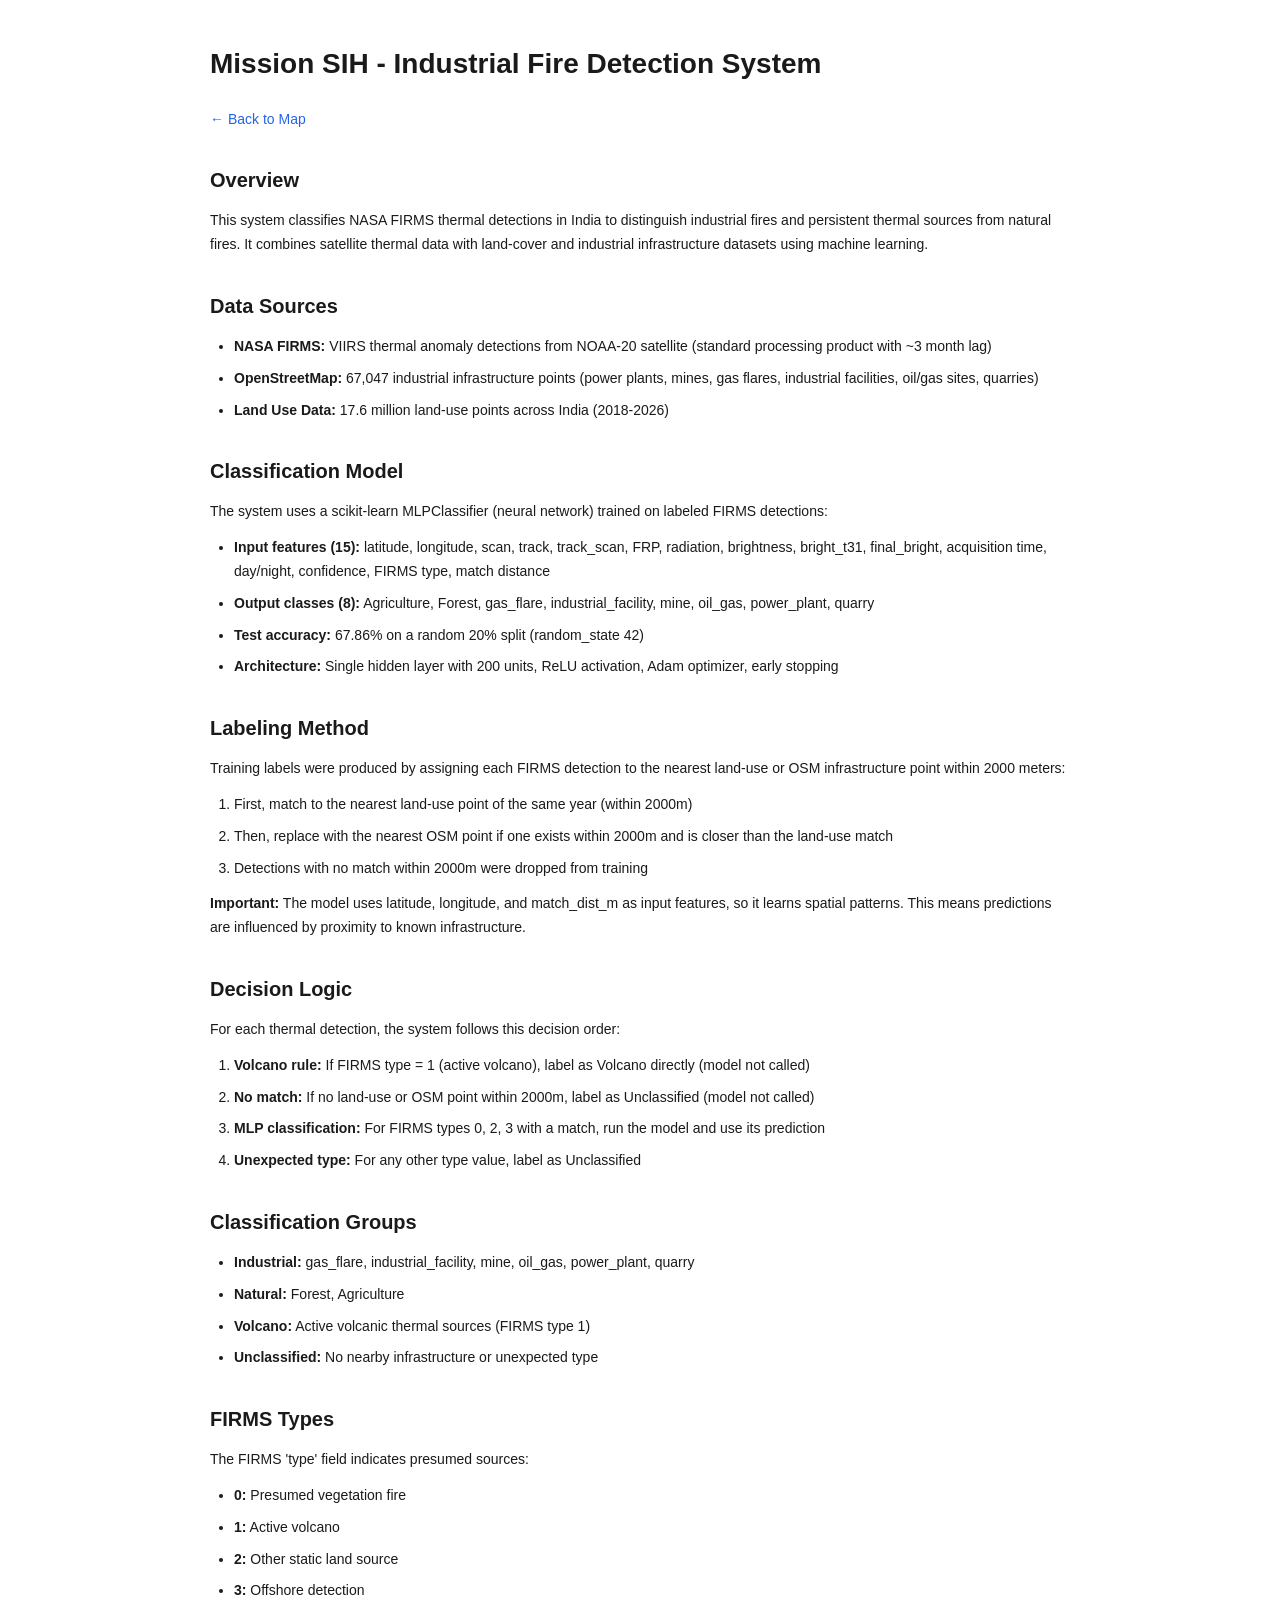
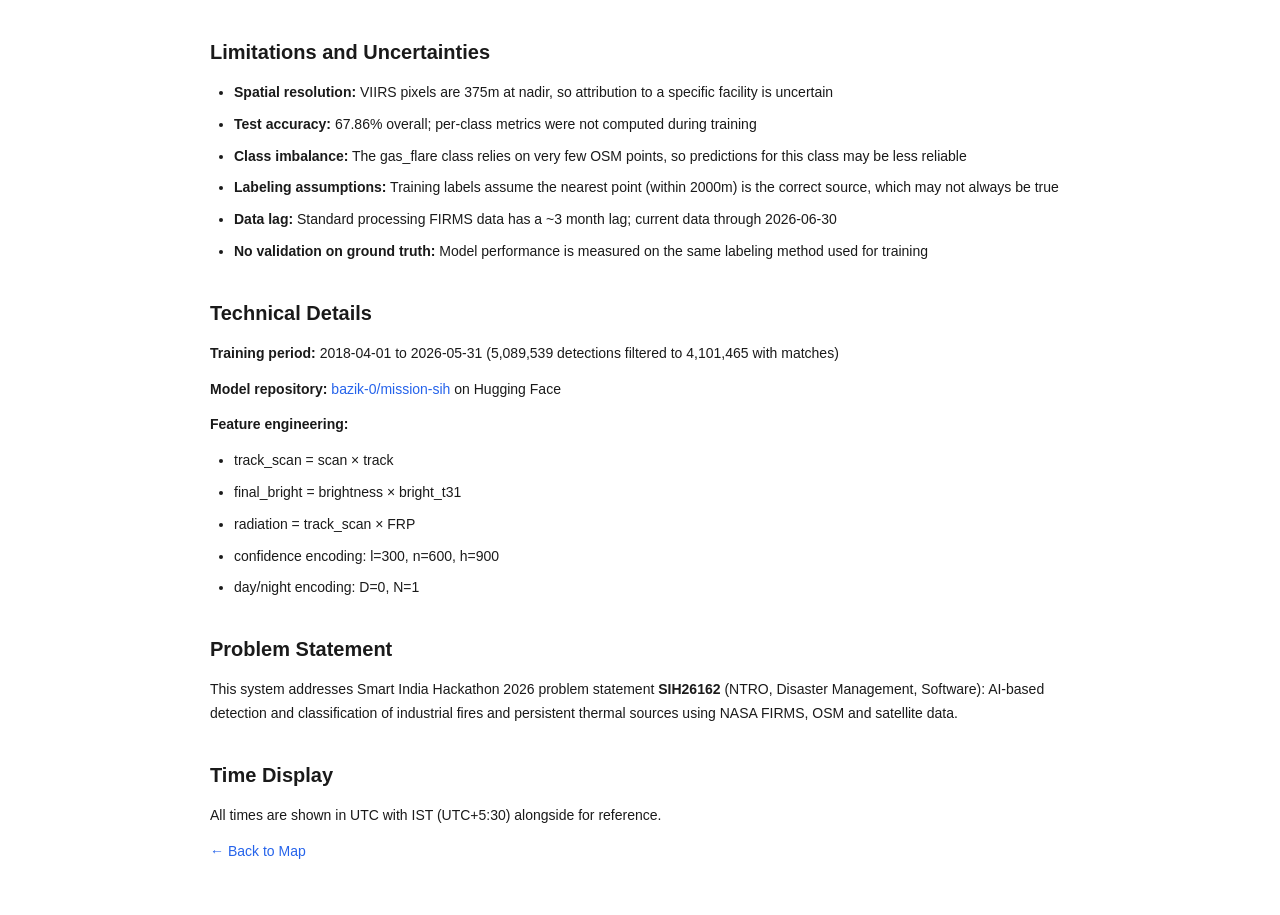
<file: website/frontend/about.html>
<!DOCTYPE html>
<html lang="en">
<head>
    <meta charset="UTF-8">
    <meta name="viewport" content="width=device-width, initial-scale=1.0">
    <title>About - Mission SIH Industrial Fire Detection</title>
    <link rel="stylesheet" href="css/style.css">
</head>
<body>
    <div class="about-container">
        <div class="about-content">
            <h1>Mission SIH - Industrial Fire Detection System</h1>

            <p><a href="/">← Back to Map</a></p>

            <h2>Overview</h2>
            <p>This system classifies NASA FIRMS thermal detections in India to distinguish industrial fires and persistent thermal sources from natural fires. It combines satellite thermal data with land-cover and industrial infrastructure datasets using machine learning.</p>

            <h2>Data Sources</h2>
            <ul>
                <li><strong>NASA FIRMS:</strong> VIIRS thermal anomaly detections from NOAA-20 satellite (standard processing product with ~3 month lag)</li>
                <li><strong>OpenStreetMap:</strong> 67,047 industrial infrastructure points (power plants, mines, gas flares, industrial facilities, oil/gas sites, quarries)</li>
                <li><strong>Land Use Data:</strong> 17.6 million land-use points across India (2018-2026)</li>
            </ul>

            <h2>Classification Model</h2>
            <p>The system uses a scikit-learn MLPClassifier (neural network) trained on labeled FIRMS detections:</p>
            <ul>
                <li><strong>Input features (15):</strong> latitude, longitude, scan, track, track_scan, FRP, radiation, brightness, bright_t31, final_bright, acquisition time, day/night, confidence, FIRMS type, match distance</li>
                <li><strong>Output classes (8):</strong> Agriculture, Forest, gas_flare, industrial_facility, mine, oil_gas, power_plant, quarry</li>
                <li><strong>Test accuracy:</strong> 67.86% on a random 20% split (random_state 42)</li>
                <li><strong>Architecture:</strong> Single hidden layer with 200 units, ReLU activation, Adam optimizer, early stopping</li>
            </ul>

            <h2>Labeling Method</h2>
            <p>Training labels were produced by assigning each FIRMS detection to the nearest land-use or OSM infrastructure point within 2000 meters:</p>
            <ol>
                <li>First, match to the nearest land-use point of the same year (within 2000m)</li>
                <li>Then, replace with the nearest OSM point if one exists within 2000m and is closer than the land-use match</li>
                <li>Detections with no match within 2000m were dropped from training</li>
            </ol>
            <p><strong>Important:</strong> The model uses latitude, longitude, and match_dist_m as input features, so it learns spatial patterns. This means predictions are influenced by proximity to known infrastructure.</p>

            <h2>Decision Logic</h2>
            <p>For each thermal detection, the system follows this decision order:</p>
            <ol>
                <li><strong>Volcano rule:</strong> If FIRMS type = 1 (active volcano), label as Volcano directly (model not called)</li>
                <li><strong>No match:</strong> If no land-use or OSM point within 2000m, label as Unclassified (model not called)</li>
                <li><strong>MLP classification:</strong> For FIRMS types 0, 2, 3 with a match, run the model and use its prediction</li>
                <li><strong>Unexpected type:</strong> For any other type value, label as Unclassified</li>
            </ol>

            <h2>Classification Groups</h2>
            <ul>
                <li><strong>Industrial:</strong> gas_flare, industrial_facility, mine, oil_gas, power_plant, quarry</li>
                <li><strong>Natural:</strong> Forest, Agriculture</li>
                <li><strong>Volcano:</strong> Active volcanic thermal sources (FIRMS type 1)</li>
                <li><strong>Unclassified:</strong> No nearby infrastructure or unexpected type</li>
            </ul>

            <h2>FIRMS Types</h2>
            <p>The FIRMS 'type' field indicates presumed sources:</p>
            <ul>
                <li><strong>0:</strong> Presumed vegetation fire</li>
                <li><strong>1:</strong> Active volcano</li>
                <li><strong>2:</strong> Other static land source</li>
                <li><strong>3:</strong> Offshore detection</li>
            </ul>

            <h2>Limitations and Uncertainties</h2>
            <ul>
                <li><strong>Spatial resolution:</strong> VIIRS pixels are 375m at nadir, so attribution to a specific facility is uncertain</li>
                <li><strong>Test accuracy:</strong> 67.86% overall; per-class metrics were not computed during training</li>
                <li><strong>Class imbalance:</strong> The gas_flare class relies on very few OSM points, so predictions for this class may be less reliable</li>
                <li><strong>Labeling assumptions:</strong> Training labels assume the nearest point (within 2000m) is the correct source, which may not always be true</li>
                <li><strong>Data lag:</strong> Standard processing FIRMS data has a ~3 month lag; current data through 2026-06-30</li>
                <li><strong>No validation on ground truth:</strong> Model performance is measured on the same labeling method used for training</li>
            </ul>

            <h2>Technical Details</h2>
            <p><strong>Training period:</strong> 2018-04-01 to 2026-05-31 (5,089,539 detections filtered to 4,101,465 with matches)</p>
            <p><strong>Model repository:</strong> <a href="https://huggingface.co/bazik-0/mission-sih" target="_blank">bazik-0/mission-sih</a> on Hugging Face</p>
            <p><strong>Feature engineering:</strong></p>
            <ul>
                <li>track_scan = scan × track</li>
                <li>final_bright = brightness × bright_t31</li>
                <li>radiation = track_scan × FRP</li>
                <li>confidence encoding: l=300, n=600, h=900</li>
                <li>day/night encoding: D=0, N=1</li>
            </ul>

            <h2>Problem Statement</h2>
            <p>This system addresses Smart India Hackathon 2026 problem statement <strong>SIH26162</strong> (NTRO, Disaster Management, Software): AI-based detection and classification of industrial fires and persistent thermal sources using NASA FIRMS, OSM and satellite data.</p>

            <h2>Time Display</h2>
            <p>All times are shown in UTC with IST (UTC+5:30) alongside for reference.</p>

            <p><a href="/">← Back to Map</a></p>
        </div>
    </div>
</body>
</html>
</file>
<file: website/frontend/css/style.css>
/* Mission SIH - Industrial Fire Detection System Styles */

:root {
    --color-bg: #ffffff;
    --color-bg-secondary: #f5f5f5;
    --color-text: #1a1a1a;
    --color-text-secondary: #666666;
    --color-border: #dddddd;
    --color-primary: #2563eb;
    --color-primary-hover: #1d4ed8;
    --color-success: #16a34a;
    --color-warning: #ea580c;
    --color-error: #dc2626;

    /* Classification colors - colorblind-safe palette */
    --color-industrial: #d97706;
    --color-natural: #16a34a;
    --color-volcano: #dc2626;
    --color-unclassified: #6b7280;

    /* Industrial subcategories */
    --color-gas-flare: #f59e0b;
    --color-industrial-facility: #ea580c;
    --color-mine: #b45309;
    --color-oil-gas: #d97706;
    --color-power-plant: #f97316;
    --color-quarry: #c2410c;

    /* Natural subcategories */
    --color-forest: #16a34a;
    --color-agriculture: #65a30d;
}

@media (prefers-color-scheme: dark) {
    :root {
        --color-bg: #1a1a1a;
        --color-bg-secondary: #2d2d2d;
        --color-text: #f5f5f5;
        --color-text-secondary: #a3a3a3;
        --color-border: #404040;
    }
}

* {
    margin: 0;
    padding: 0;
    box-sizing: border-box;
}

body {
    font-family: -apple-system, BlinkMacSystemFont, 'Segoe UI', Roboto, 'Helvetica Neue', Arial, sans-serif;
    font-size: 14px;
    line-height: 1.5;
    color: var(--color-text);
    background: var(--color-bg);
}

/* Container */
.container {
    display: flex;
    flex-direction: column;
    height: 100vh;
    overflow: hidden;
}

/* Status Bar */
.status-bar {
    display: flex;
    flex-wrap: wrap;
    gap: 20px;
    padding: 10px 16px;
    background: var(--color-bg-secondary);
    border-bottom: 1px solid var(--color-border);
    font-size: 13px;
}

.status-item {
    display: flex;
    gap: 6px;
}

.status-error {
    color: var(--color-error);
}

/* Main Layout */
.main-layout {
    display: flex;
    flex: 1;
    overflow: hidden;
}

/* Panels */
.panel {
    background: var(--color-bg);
    border-right: 1px solid var(--color-border);
    overflow-y: auto;
    padding: 16px;
}

.filter-panel {
    width: 280px;
    flex-shrink: 0;
}

.detail-panel {
    width: 320px;
    flex-shrink: 0;
    border-right: none;
    border-left: 1px solid var(--color-border);
}

.panel h2 {
    font-size: 16px;
    font-weight: 600;
    margin-bottom: 16px;
}

.panel h3 {
    font-size: 14px;
    font-weight: 600;
    margin: 16px 0 8px;
}

/* Map Container */
.map-container {
    flex: 1;
    position: relative;
    background: var(--color-bg-secondary);
}

#map {
    width: 100%;
    height: 100%;
}

/* Legend */
.legend {
    position: absolute;
    bottom: 20px;
    right: 20px;
    background: var(--color-bg);
    border: 1px solid var(--color-border);
    border-radius: 4px;
    padding: 12px;
    font-size: 12px;
    max-width: 200px;
    box-shadow: 0 2px 4px rgba(0,0,0,0.1);
}

.legend h4 {
    font-size: 13px;
    font-weight: 600;
    margin-bottom: 8px;
}

.legend-item {
    display: flex;
    align-items: center;
    gap: 8px;
    margin: 4px 0;
}

.legend-color {
    width: 16px;
    height: 16px;
    border-radius: 50%;
    border: 1px solid rgba(0,0,0,0.2);
    flex-shrink: 0;
}

/* Filter Groups */
.filter-group {
    margin-bottom: 16px;
}

.filter-group label {
    display: block;
    font-weight: 500;
    margin-bottom: 4px;
}

.filter-group input[type="date"],
.filter-group input[type="text"],
.filter-group select {
    width: 100%;
    padding: 6px 8px;
    border: 1px solid var(--color-border);
    border-radius: 4px;
    background: var(--color-bg);
    color: var(--color-text);
    font-size: 13px;
    margin-bottom: 4px;
}

.filter-group input[type="range"] {
    width: 70%;
}

/* Buttons */
button, .btn-primary, .btn-secondary {
    padding: 8px 12px;
    border: none;
    border-radius: 4px;
    font-size: 13px;
    font-weight: 500;
    cursor: pointer;
    transition: background-color 0.2s;
}

.btn-primary {
    background: var(--color-primary);
    color: white;
    width: 100%;
    margin-bottom: 8px;
}

.btn-primary:hover {
    background: var(--color-primary-hover);
}

.btn-secondary {
    background: var(--color-bg-secondary);
    color: var(--color-text);
    border: 1px solid var(--color-border);
    width: 100%;
    margin-bottom: 8px;
}

.btn-secondary:hover {
    background: var(--color-border);
}

/* Stats Section */
.stats-section {
    margin-top: 24px;
    padding-top: 16px;
    border-top: 1px solid var(--color-border);
}

#stats-summary {
    font-size: 12px;
    margin-bottom: 12px;
}

.stat-row {
    display: flex;
    justify-content: space-between;
    padding: 4px 0;
}

.stat-row strong {
    font-weight: 600;
}

#stats-chart {
    margin-top: 12px;
    max-height: 150px;
}

/* Action Group */
.action-group {
    margin-top: 16px;
    padding-top: 16px;
    border-top: 1px solid var(--color-border);
}

.link-group {
    margin-top: 16px;
    padding-top: 16px;
    border-top: 1px solid var(--color-border);
}

.link-group a {
    color: var(--color-primary);
    text-decoration: none;
}

.link-group a:hover {
    text-decoration: underline;
}

/* Detail Panel */
.hint {
    color: var(--color-text-secondary);
    font-style: italic;
}

.detail-section {
    margin-bottom: 16px;
}

.detail-section h4 {
    font-size: 13px;
    font-weight: 600;
    margin-bottom: 6px;
    color: var(--color-text-secondary);
    text-transform: uppercase;
    letter-spacing: 0.5px;
}

.detail-row {
    display: flex;
    justify-content: space-between;
    padding: 4px 0;
    font-size: 13px;
}

.detail-row .label {
    color: var(--color-text-secondary);
}

.detail-row .value {
    font-weight: 500;
    text-align: right;
}

.probability-bar {
    margin: 6px 0;
}

.probability-bar .prob-label {
    display: flex;
    justify-content: space-between;
    font-size: 12px;
    margin-bottom: 2px;
}

.probability-bar .prob-fill {
    height: 6px;
    background: var(--color-bg-secondary);
    border-radius: 3px;
    overflow: hidden;
}

.probability-bar .prob-value {
    height: 100%;
    background: var(--color-primary);
    border-radius: 3px;
    transition: width 0.3s;
}

/* About Page */
.about-container {
    max-width: 900px;
    margin: 0 auto;
    padding: 40px 20px;
}

.about-content {
    line-height: 1.7;
}

.about-content h1 {
    font-size: 28px;
    margin-bottom: 20px;
}

.about-content h2 {
    font-size: 20px;
    margin-top: 32px;
    margin-bottom: 12px;
}

.about-content p {
    margin-bottom: 12px;
}

.about-content ul, .about-content ol {
    margin-left: 24px;
    margin-bottom: 12px;
}

.about-content li {
    margin-bottom: 8px;
}

.about-content a {
    color: var(--color-primary);
    text-decoration: none;
}

.about-content a:hover {
    text-decoration: underline;
}

.about-content strong {
    font-weight: 600;
}

/* Responsive */
@media (max-width: 1024px) {
    .detail-panel {
        display: none;
    }
}

@media (max-width: 768px) {
    .main-layout {
        flex-direction: column;
    }

    .filter-panel {
        width: 100%;
        max-height: 300px;
        border-right: none;
        border-bottom: 1px solid var(--color-border);
    }

    .map-container {
        height: 500px;
    }
}

/* Loading State */
.loading {
    opacity: 0.6;
    pointer-events: none;
}

/* Accessibility */
button:focus, input:focus, select:focus {
    outline: 2px solid var(--color-primary);
    outline-offset: 2px;
}

/* Marker Clusters */
.marker-cluster-small, .marker-cluster-medium, .marker-cluster-large {
    background-color: rgba(37, 99, 235, 0.6);
}

.marker-cluster-small div, .marker-cluster-medium div, .marker-cluster-large div {
    background-color: rgba(37, 99, 235, 0.8);
}
</file>
